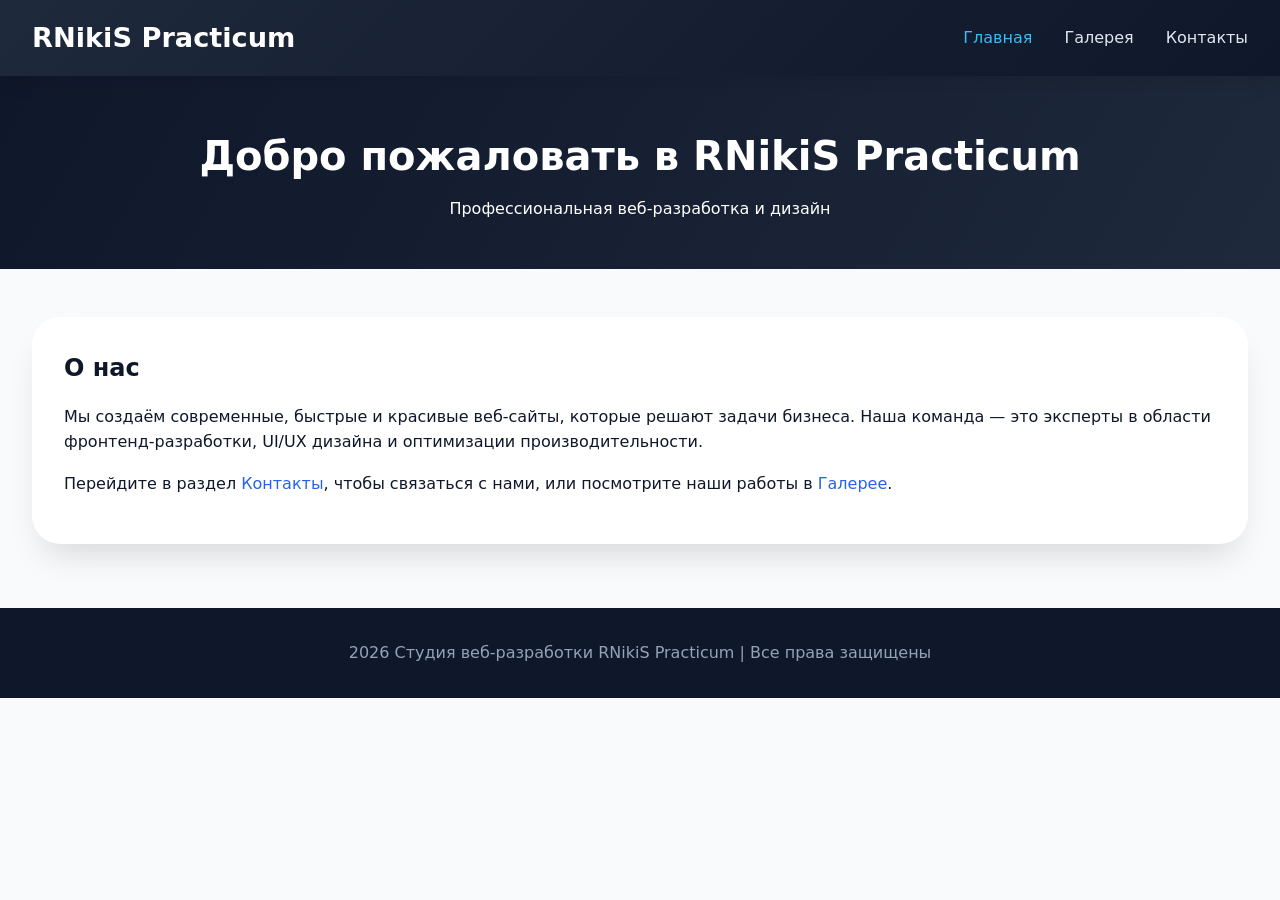
<file: index.html>
<!DOCTYPE html>
<html lang="ru">
<head>
    <meta charset="UTF-8">
    <meta name="viewport" content="width=device-width, initial-scale=1.0">
    <title>Главная - RNikiS Practicum</title>
    <link rel="stylesheet" href="style.css">
</head>
<body>
    <nav class="main-nav">
        <div class="nav-container">
            <a href="index.html" class="logo">RNikiS Practicum</a>
            <ul class="nav-links">
                <li><a href="index.html" class="active">Главная</a></li>
                <li><a href="gallery.html">Галерея</a></li>
                <li><a href="contacts.html">Контакты</a></li>
            </ul>
        </div>
    </nav>

    <main>
        <section class="hero">
            <h1>Добро пожаловать в RNikiS Practicum</h1>
            <p>Профессиональная веб-разработка и дизайн</p>
        </section>
        
        <div class="container">
            <div class="welcome-card">
                <h2>О нас</h2>
                <p>Мы создаём современные, быстрые и красивые веб-сайты, которые решают задачи бизнеса. Наша команда — это эксперты в области фронтенд-разработки, UI/UX дизайна и оптимизации производительности.</p>
                <p>Перейдите в раздел <a href="contacts.html">Контакты</a>, чтобы связаться с нами, или посмотрите наши работы в <a href="gallery.html">Галерее</a>.</p>
            </div>
        </div>
    </main>

    <footer>
        <p>2026 Студия веб-разработки RNikiS Practicum | Все права защищены</p>
    </footer>

    <script src="script.js"></script>
</body>
</html>
</file>
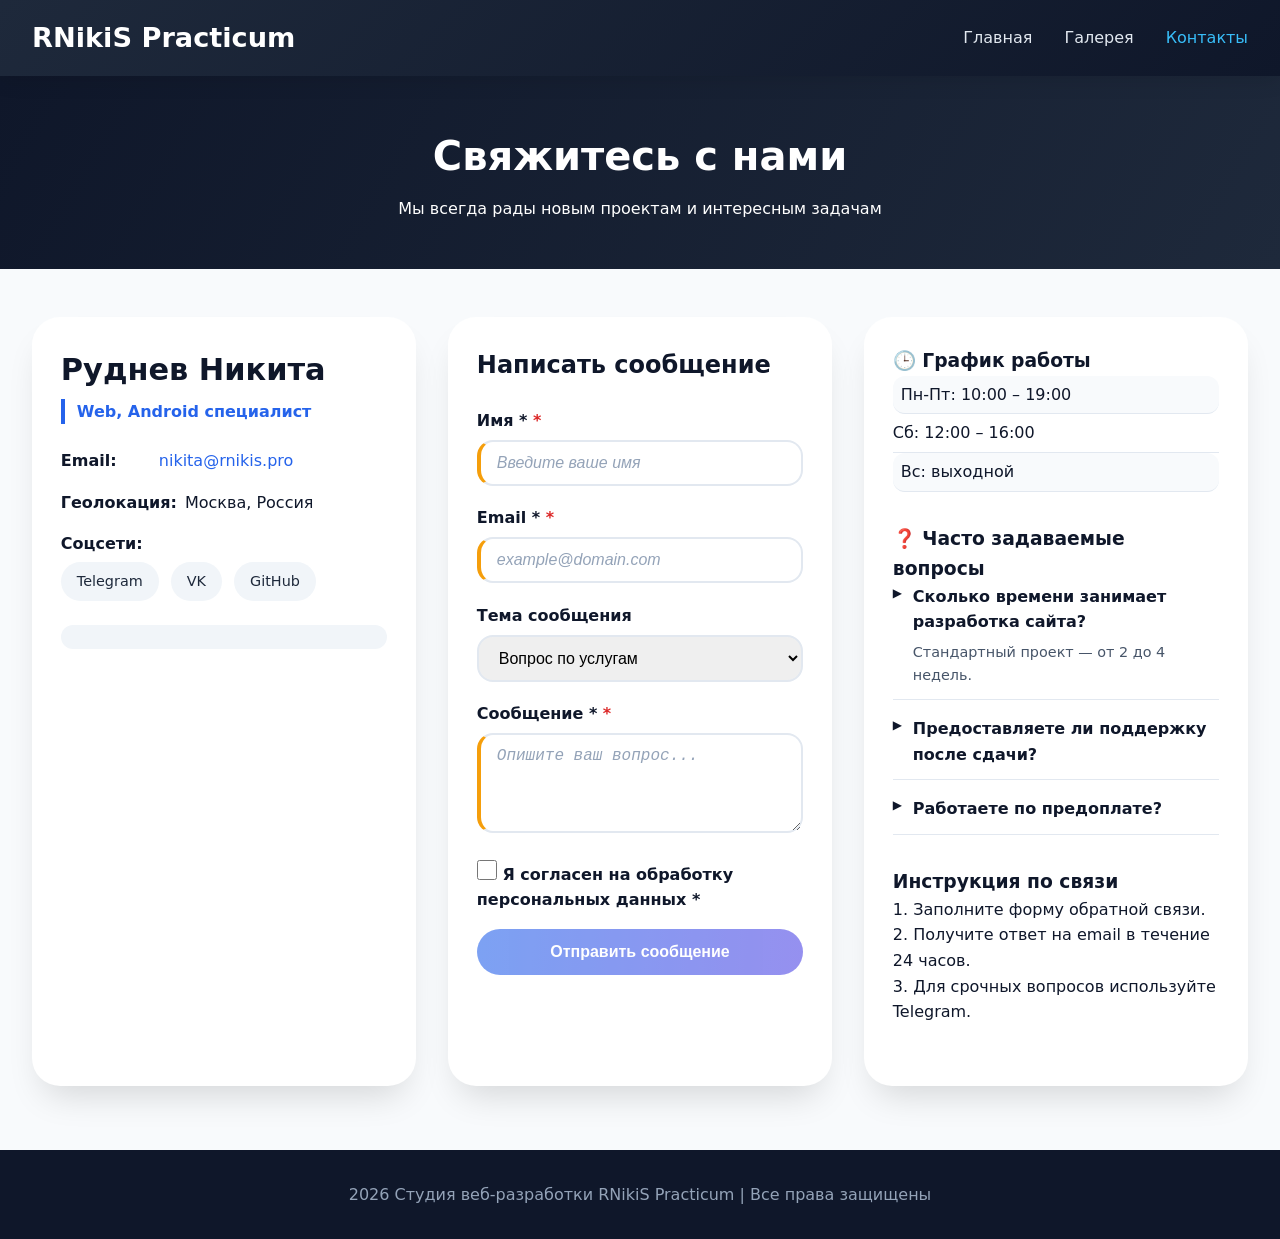
<file: contacts.html>
<!DOCTYPE html>
<html lang="ru">
<head>
    <meta charset="UTF-8">
    <meta name="viewport" content="width=device-width, initial-scale=1.0">
    <title>Контакты - RNikiS Practicum</title>
    <link rel="stylesheet" href="style.css">
</head>
<body>
    <nav class="main-nav">
        <div class="nav-container">
            <a href="index.html" class="logo">RNikiS Practicum</a>
            <ul class="nav-links">
                <li><a href="index.html">Главная</a></li>
                <li><a href="gallery.html">Галерея</a></li>
                <li><a href="contacts.html" class="active">Контакты</a></li>
            </ul>
        </div>
    </nav>

    <main>
        <section class="contacts-hero">
            <h1>Свяжитесь с нами</h1>
            <p>Мы всегда рады новым проектам и интересным задачам</p>
        </section>

        <div class="contacts-flex-container">
            <div class="info-card">
                <h2>Руднев Никита</h2>
                <p class="specialization">Web, Android специалист</p>
                
                <div class="contact-detail">
                    <span class="detail-label">Email:</span>
                    <a href="mailto:nikita@rnikis.pro" class="email-link">nikita@rnikis.pro</a>
                </div>

                <div class="contact-detail">
                    <span class="detail-label">Геолокация:</span>
                    <span>Москва, Россия</span>
                </div>

                <div class="social-links">
                    <span class="detail-label">Соцсети:</span>
                    <div class="social-icons">
                        <a href="#" class="social-icon tg">Telegram</a>
                        <a href="#" class="social-icon vk">VK</a>
                        <a href="#" class="social-icon gh">GitHub</a>
                    </div>
                </div>

                <div class="quote-block">
                    «Создаю современные, быстрые и красивые веб-интерфейсы»
                </div>
            </div>

            <!-- Форма обратной связи -->
            <div class="form-card">
                <h2>Написать сообщение</h2>
                <form id="contactForm" action="#" method="post">
                    <div class="form-group">
                        <label for="name">Имя *</label>
                        <input type="text" id="name" name="name" required placeholder="Введите ваше имя">
                    </div>

                    <div class="form-group">
                        <label for="email">Email *</label>
                        <input type="email" id="email" name="email" required placeholder="example@domain.com">
                    </div>

                    <div class="form-group">
                        <label for="topic">Тема сообщения</label>
                        <select id="topic" name="topic">
                            <option value="question">Вопрос по услугам</option>
                            <option value="coop">Сотрудничество</option>
                            <option value="support">Техподдержка</option>
                            <option value="other">Другое</option>
                        </select>
                    </div>

                    <div class="form-group">
                        <label for="message">Сообщение *</label>
                        <textarea id="message" name="message" rows="4" required placeholder="Опишите ваш вопрос..."></textarea>
                    </div>

                    <div class="form-group checkbox-group">
                        <label class="checkbox-label">
                            <input type="checkbox" id="consent" name="consent" required>
                            <span>Я согласен на обработку персональных данных *</span>
                        </label>
                    </div>

                    <button type="submit" class="submit-btn">Отправить сообщение</button>
                </form>
                <div id="formStatus"></div>
            </div>

            <div class="info-block">
                <div class="work-hours">
                    <h3>🕒 График работы</h3>
                    <ul class="hours-list">
                        <li>Пн-Пт: 10:00 – 19:00</li>
                        <li>Сб: 12:00 – 16:00</li>
                        <li>Вс: выходной</li>
                    </ul>
                </div>

                <div class="faq-section">
                    <h3>❓ Часто задаваемые вопросы</h3>
                    <div class="faq-item">
                        <div class="faq-question">Сколько времени занимает разработка сайта?</div>
                        <div class="faq-answer">Стандартный проект — от 2 до 4 недель.</div>
                    </div>
                    <div class="faq-item">
                        <div class="faq-question">Предоставляете ли поддержку после сдачи?</div>
                        <div class="faq-answer">Да, заключаем договор на сопровождение.</div>
                    </div>
                    <div class="faq-item">
                        <div class="faq-question">Работаете по предоплате?</div>
                        <div class="faq-answer">50% предоплата, 50% после сдачи.</div>
                    </div>
                </div>

                <div class="instruction">
                    <h3>Инструкция по связи</h3>
                    <p>1. Заполните форму обратной связи.<br>2. Получите ответ на email в течение 24 часов.<br>3. Для срочных вопросов используйте Telegram.</p>
                </div>
            </div>
        </div>
    </main>

    <footer>
        <p>2026 Студия веб-разработки RNikiS Practicum | Все права защищены</p>
    </footer>

    <script src="script.js"></script>
</body>
</html>
</file>
<file: style.css>
* {
    margin: 0;
    padding: 0;
    box-sizing: border-box;
}

body {
    font-family: 'Segoe UI', Roboto, system-ui, sans-serif;
    line-height: 1.6;
    background: #f8fafc;
    color: #0f172a;
}

.main-nav {
    background: linear-gradient(135deg, #1e293b, #0f172a);
    box-shadow: 0 4px 20px rgba(0, 0, 0, 0.1);
    position: sticky;
    top: 0;
    z-index: 100;
}

.nav-container {
    max-width: 1280px;
    margin: 0 auto;
    padding: 1rem 2rem;
    display: flex;
    justify-content: space-between;
    align-items: center;
    flex-wrap: wrap;
    gap: 1rem;
}

.logo {
    font-size: 1.7rem;
    font-weight: bold;
    color: white;
    text-decoration: none;
}

.logo:hover {
    opacity: 0.85;
}

.nav-links {
    display: flex;
    gap: 2rem;
    list-style: none;
}

.nav-links a {
    color: #e2e8f0;
    text-decoration: none;
    font-weight: 500;
    padding: 0.5rem 0;
    position: relative;
}

.nav-links a::after {
    content: '';
    position: absolute;
    bottom: 0;
    left: 0;
    width: 0;
    height: 2px;
    background: #38bdf8;
    transition: width 0.3s ease;
}

.nav-links a:hover::after {
    width: 100%;
}

.nav-links a:hover {
    color: white;
}

.nav-links a.active {
    color: #38bdf8;
}

.hero {
    background: linear-gradient(120deg, #0f172a, #1e293b);
    color: white;
    text-align: center;
    padding: 3rem 1rem;
    margin-bottom: 2rem;
}

.hero h1 {
    font-size: 2.5rem;
    margin-bottom: 0.5rem;
}

.container {
    max-width: 1280px;
    margin: 0 auto;
    padding: 1rem 2rem;
}

.welcome-card {
    background: white;
    border-radius: 28px;
    box-shadow: 0 20px 35px -12px rgba(0, 0, 0, 0.15);
    padding: 2rem;
}

.welcome-card:hover {
    transform: translateY(-5px);
    box-shadow: 0 25px 40px -12px rgba(0, 0, 0, 0.2);
}

.welcome-card h2 {
    margin-bottom: 1rem;
}

.welcome-card p {
    margin-bottom: 1rem;
}

.welcome-card a {
    color: #2563eb;
    text-decoration: none;
}

.welcome-card a:hover {
    text-decoration: underline;
}

.gallery-container {
    max-width: 1280px;
    margin: 0 auto;
    padding: 2rem;
    display: flex;
    flex-wrap: wrap;
    justify-content: center;
    gap: 2rem;
}

.gallery-item {
    background: white;
    border-radius: 20px;
    box-shadow: 0 10px 25px -5px rgba(0, 0, 0, 0.1);
    padding: 1.5rem;
    text-align: center;
    flex: 1 1 300px;
    max-width: 380px;
    transition: transform 0.2s;
}

.gallery-item:hover {
    transform: translateY(-5px);
    box-shadow: 0 20px 35px -12px rgba(0, 0, 0, 0.2);
}

.gallery-image {
    width: 100%;
    height: 200px;
    overflow: hidden;
    border-radius: 16px;
    margin-bottom: 1rem;
    background: linear-gradient(135deg, #667eea, #764ba2);
}

.gallery-image img {
    width: 100%;
    height: 100%;
    object-fit: cover;
}

.gallery-item h3 {
    margin-bottom: 0.5rem;
}

.gallery-item p {
    color: #475569;
}

.contacts-hero {
    background: linear-gradient(120deg, #0f172a, #1e293b);
    color: white;
    text-align: center;
    padding: 3rem 1rem;
    margin-bottom: 2rem;
}

.contacts-hero h1 {
    font-size: 2.5rem;
    margin-bottom: 0.5rem;
}

.contacts-flex-container {
    max-width: 1280px;
    margin: 0 auto;
    padding: 1rem 2rem;
    display: flex;
    justify-content: space-between;
    align-items: stretch;
    flex-wrap: wrap;
    gap: 2rem;
}

.info-card, .form-card, .info-block {
    background: white;
    border-radius: 28px;
    box-shadow: 0 20px 35px -12px rgba(0, 0, 0, 0.15);
    padding: 1.8rem;
    flex: 1;
    min-width: 280px;
}

.info-card:hover, .form-card:hover, .info-block:hover {
    transform: translateY(-5px);
    box-shadow: 0 25px 40px -12px rgba(0, 0, 0, 0.2);
}

.info-card h2 {
    font-size: 1.9rem;
    margin-bottom: 0.25rem;
}

.specialization {
    color: #2563eb;
    font-weight: 600;
    margin-bottom: 1.5rem;
    border-left: 4px solid #2563eb;
    padding-left: 12px;
}

.contact-detail {
    margin-bottom: 1rem;
    display: flex;
    gap: 8px;
    flex-wrap: wrap;
}

.detail-label {
    font-weight: 700;
    min-width: 90px;
}

.email-link {
    color: #2563eb;
    text-decoration: none;
}

.email-link:hover {
    text-decoration: underline;
}

.social-icons {
    display: flex;
    gap: 12px;
    margin-top: 5px;
    flex-wrap: wrap;
}

.social-icon {
    background: #f1f5f9;
    padding: 8px 16px;
    border-radius: 50px;
    text-decoration: none;
    font-size: 0.9rem;
    font-weight: 500;
    color: #1e293b;
}

.social-icon.tg:hover { background: #26A5E4; color: white; }
.social-icon.vk:hover { background: #0077FF; color: white; }
.social-icon.gh:hover { background: #0f172a; color: white; }

.quote-block {
    margin-top: 1.5rem;
    font-style: italic;
    background: #f1f5f9;
    padding: 12px;
    border-radius: 20px;
    text-align: center;
}

.form-card h2 {
    margin-bottom: 1.5rem;
}

.form-group {
    margin-bottom: 1.2rem;
}

.form-group label {
    display: block;
    margin-bottom: 0.4rem;
    font-weight: 600;
}

.form-group label[for="name"]::after,
.form-group label[for="email"]::after,
.form-group label[for="message"]::after {
    content: " *";
    color: #dc2626;
}

input, select, textarea {
    width: 100%;
    padding: 12px 16px;
    border: 2px solid #e2e8f0;
    border-radius: 16px;
    font-size: 1rem;
}

input:focus, select:focus, textarea:focus {
    outline: none;
    border-color: #3b82f6;
    box-shadow: 0 0 0 3px rgba(59, 130, 246, 0.2);
}

input:required, textarea:required {
    border-left: 4px solid #f59e0b;
}

input:required:valid, textarea:required:valid {
    border-left: 4px solid #10b981;
}

input::placeholder, textarea::placeholder {
    color: #94a3b8;
    font-style: italic;
}

.checkbox-group {
    margin: 1rem 0;
}

.checkbox-label {
    display: flex;
    align-items: center;
    gap: 10px;
    cursor: pointer;
}

.checkbox-label input {
    width: 20px;
    height: 20px;
}

.checkbox-label input:checked + span {
    color: #2563eb;
    font-weight: 500;
}

.submit-btn {
    background: linear-gradient(95deg, #2563eb, #4f46e5);
    color: white;
    border: none;
    padding: 14px 28px;
    border-radius: 40px;
    font-size: 1rem;
    font-weight: bold;
    cursor: pointer;
    width: 100%;
}

.submit-btn:hover {
    background: linear-gradient(95deg, #1d4ed8, #4338ca);
}

.work-hours, .faq-section, .instruction {
    margin-bottom: 2rem;
}

.hours-list li {
    list-style: none;
    padding: 6px 0;
    border-bottom: 1px solid #e2e8f0;
}

.hours-list li:nth-child(odd) {
    background-color: #f8fafc;
    padding-left: 8px;
    border-radius: 12px;
}

.faq-item {
    margin-bottom: 1rem;
    border-bottom: 1px solid #e2e8f0;
    padding-bottom: 0.75rem;
}

.faq-question {
    font-weight: 700;
    cursor: pointer;
    padding-left: 20px;
    position: relative;
}

.faq-question::before {
    content: "▶";
    position: absolute;
    left: 0;
    font-size: 12px;
}

.faq-answer {
    font-size: 0.9rem;
    color: #475569;
    margin-top: 0.4rem;
    padding-left: 20px;
}

::selection {
    background: #facc15;
    color: #0f172a;
}

footer {
    text-align: center;
    padding: 2rem;
    margin-top: 3rem;
    background: #0f172a;
    color: #94a3b8;
}

@media (max-width: 768px) {
    .nav-container {
        flex-direction: column;
        text-align: center;
    }
    
    .nav-links {
        gap: 1.2rem;
        flex-wrap: wrap;
        justify-content: center;
    }
    
    .contacts-flex-container {
        flex-direction: column;
        gap: 1.5rem;
        padding: 1rem;
    }
    
    .contacts-hero h1, .hero h1 {
        font-size: 1.8rem;
    }
    
    .gallery-container {
        padding: 1rem;
    }
    
    .gallery-image {
        height: 180px;
    }
}

@media (max-width: 480px) {
    .gallery-image {
        height: 160px;
    }
    
    .social-icons {
        justify-content: center;
    }
}
</file>
